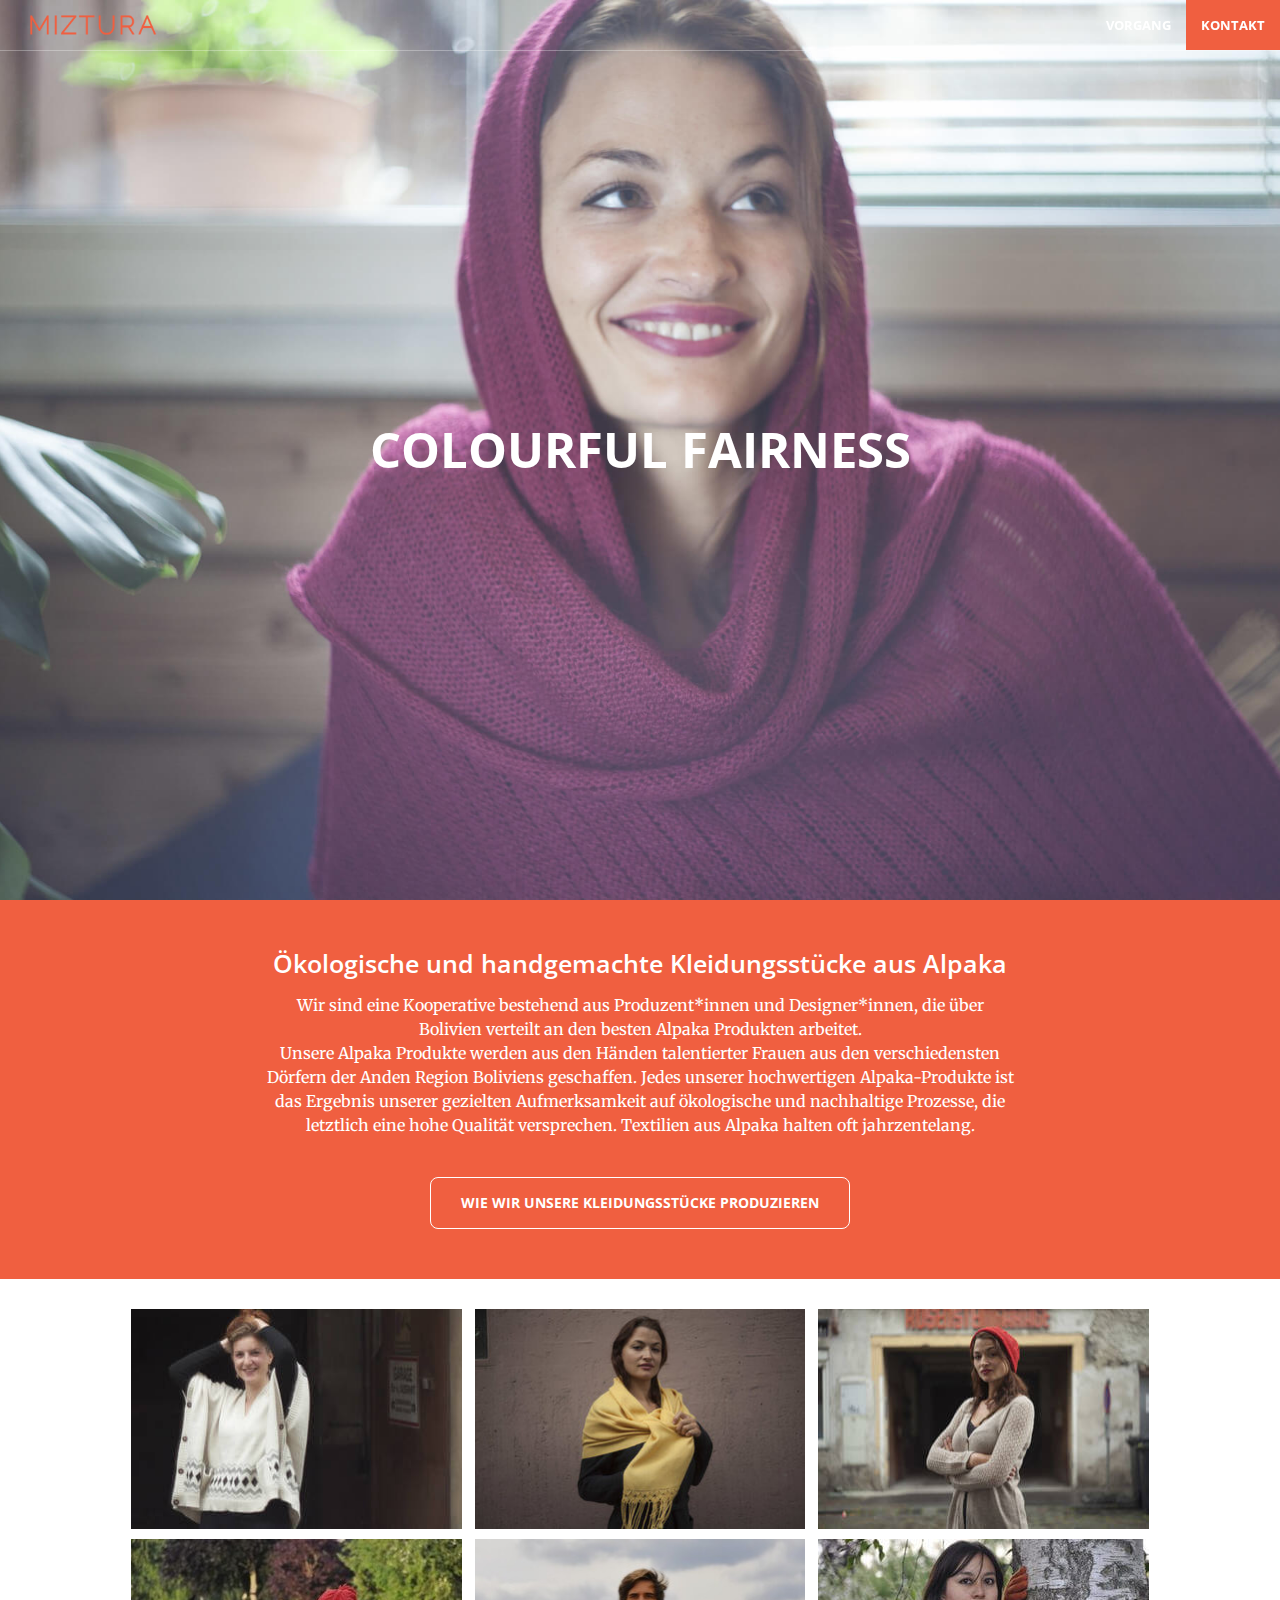
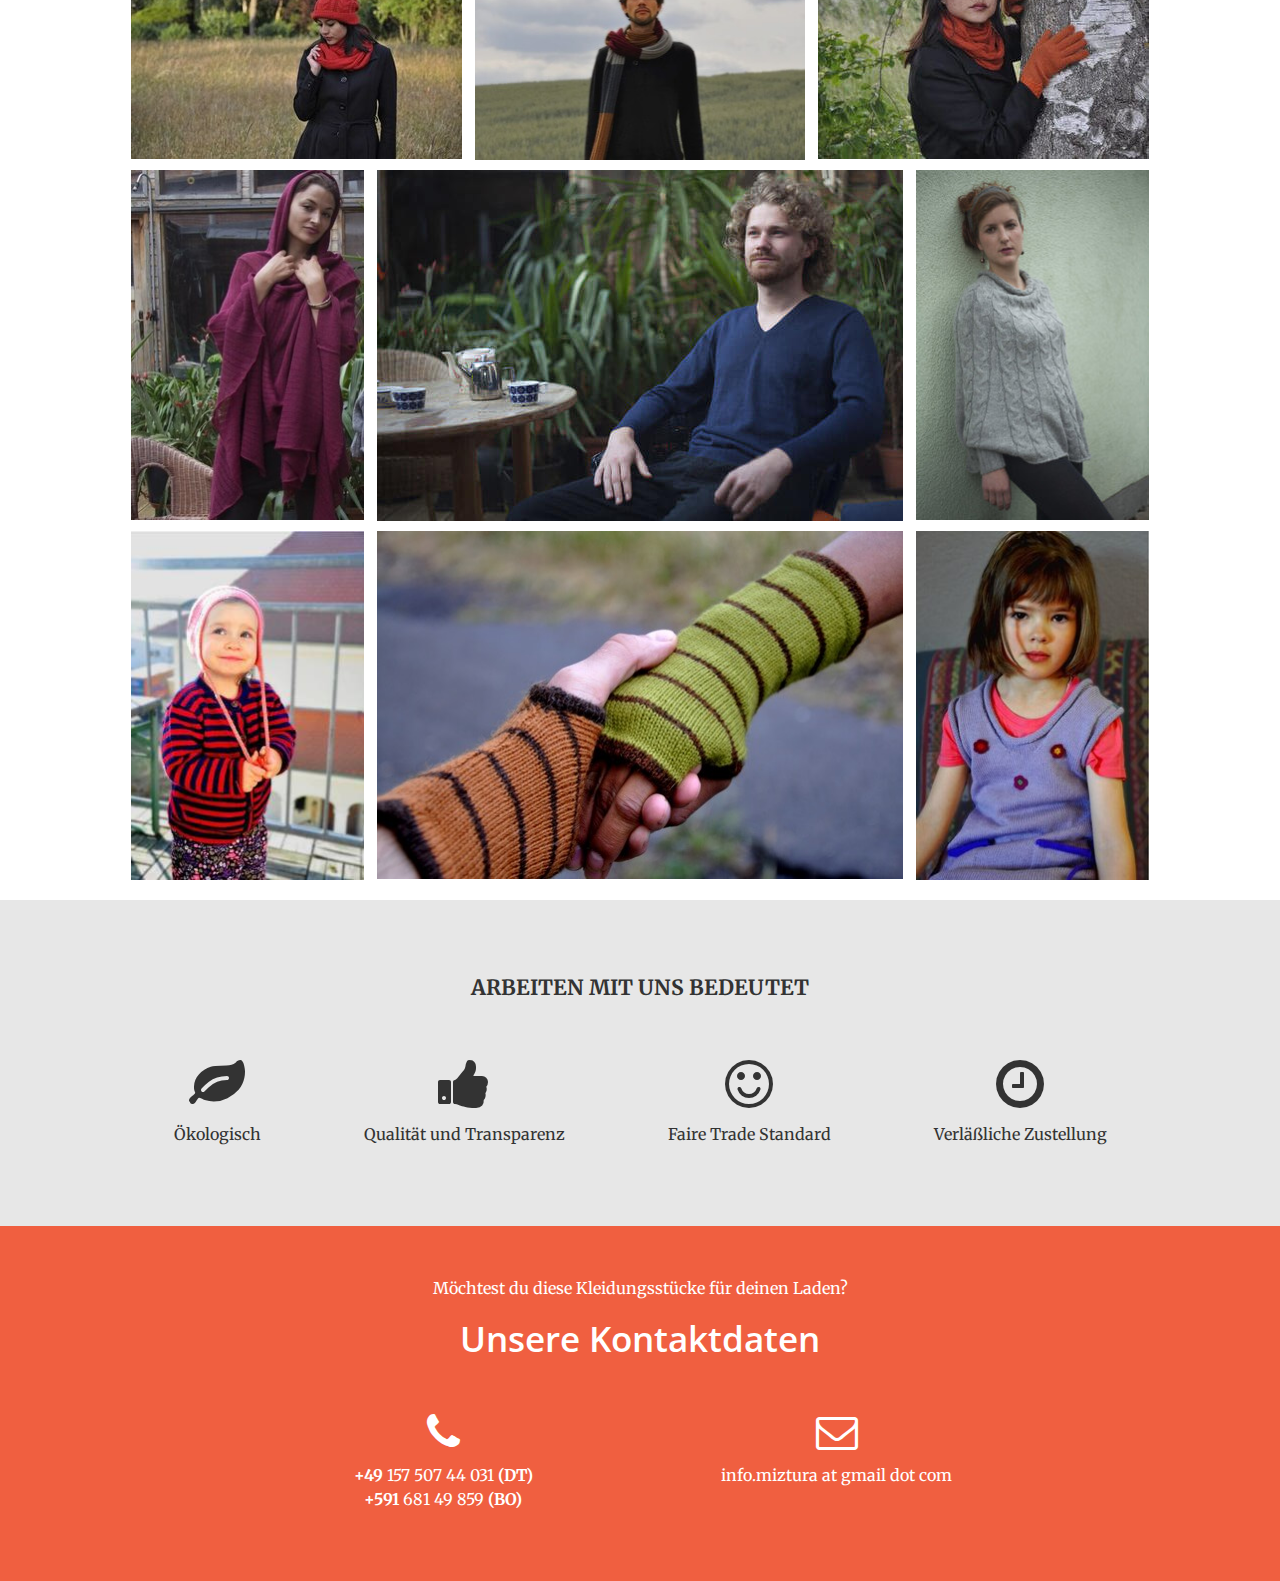
<file: index.html>
<!DOCTYPE html>
<html lang="en">
	<head>		
		<meta charset="UTF-8" />
		<meta http-equiv="X-UA-Compatible" content="IE=edge,chrome=1"> 
		<meta name="viewport" content="width=device-width, initial-scale=1.0"> 
		<title>miztura</title>
		<!-- <link rel="shortcut icon" href="../favicon.ico">  -->
		<link rel="stylesheet" type="text/css" href="static/css/bootstrap.min.css" />
		<link rel="stylesheet" type="text/css" href="static/css/custom.css" />
		<link rel="stylesheet" type="text/css" href="static/css/animate.min.css" />
		<link href='https://fonts.googleapis.com/css?family=Open+Sans:300italic,400italic,600italic,700italic,800italic,400,300,600,700,800' rel='stylesheet' type='text/css'>
    		<link href='https://fonts.googleapis.com/css?family=Merriweather:400,300,300italic,400italic,700,700italic,900,900italic' rel='stylesheet' type='text/css'>
    		<link rel="stylesheet" type="text/css" href="static/css/font-awesome.min.css" />
		<script src="static/js/modernizr.custom.js"></script>
		
		<link rel="stylesheet" type="text/css" href="static/css/grid.css"/>
		
	</head>
	<body id="page-top">	
		<nav id="mainNav" class="navbar navbar-default navbar-fixed-top">
			<div class="container-fluid">
				<div class="navbar-header">
			                	<button type="button" class="navbar-toggle collapsed" data-toggle="collapse" data-target="#bs-example-navbar-collapse-1">
			                     		<span class="sr-only">Toggle navigation</span>
			                     		<span class="icon-bar"></span>
			                     		<span class="icon-bar"></span>
			                     		<span class="icon-bar"></span>
			                     </button>
					<a class="navbar-brand page-scroll" href="#page-top"><img src="static/images/logo.png" class="logo"></a>
				</div>
				<div class="collapse navbar-collapse" id="bs-example-navbar-collapse-1">
				           <ul class="nav navbar-nav navbar-right">
				           	<li><a href="process.html">vorgang</a></li>
				           	<li><a class="page-scroll bg-primary" href="#kontakt">Kontakt</a></li>
				           </ul>
				</div>
			</div>
		</nav>
		
		<header>
			<div class="header-content">
				<div class="header-content-inner">
					<h1>Colourful Fairness</h1>
				</div>
			</div>
		</header>
		<section class="bg-primary" id="miztura">
			<div class="container">
				<div class="row">
					<div class="col-lg-8 col-lg-offset-2 text-center">
						<h2 class="section-heading">Ökologische und handgemachte Kleidungsstücke aus Alpaka</h2>
						<p class="text-faded">Wir sind eine Kooperative bestehend aus Produzent*innen und Designer*innen, die über Bolivien verteilt an den besten Alpaka Produkten arbeitet.<br>Unsere Alpaka Produkte werden aus den Händen talentierter Frauen aus den verschiedensten Dörfern der Anden Region Boliviens geschaffen. Jedes unserer hochwertigen Alpaka-Produkte ist das Ergebnis unserer gezielten Aufmerksamkeit auf ökologische und nachhaltige Prozesse, die letztlich eine hohe Qualität versprechen. Textilien aus Alpaka halten oft jahrzentelang.</p>
						<a href="/vorgang" class="btn btn-primary btn-xl">wie wir unsere Kleidungsstücke produzieren</a>
					</div>
				</div>
			</div>
		</section>
		<div class="container">	
			<div class="main">
				<ul id="og-grid" class="og-grid">
					<li class="gr">
						<a href="" data-largesrc="static/images/1.jpg" data-title="Poncho" data-description="Der Kragen des Ponchos ist in V-Form. Er ist an den Rändern durch Kokosknöpfe versehen. Am unteren Bereich des Ponchos sind Rauten und Linien eingearbeitet. An der Vorderseite hat er zwei Taschen." data-code="Artiklnr.: 7003" data-material="Material: 100% Alpaka">
							<img src="static/images/thumbs/1.jpg" alt="img01"/>
						</a>
					</li>
					<li class="gr">
						<a href="" data-largesrc="static/images/2.jpg" data-title="Webschal" data-description="Der Schal besteht zu 100% aus Alapaka. Von den Weberinnen wurde er an einem Holzwebstuhl hergestellt. An den Enden ist er durch Makramee Muster verziert." data-code="Artiklnr.: 3012" data-material="Material: 100% Alpaka">
							<img src="static/images/thumbs/2.jpg" alt="img02"/>
						</a>
					</li>
					<li class="gr">
						<a href="" data-largesrc="static/images/3.jpg" data-title="4-Jahreszeiten Pullover" data-description="Dieser Pullover ist aus feiner und dünner Alpakawolle hergestellt. Er hat den Kragen in V-Form. Zwei Kokosknöpfe sind in der Mitte angebracht. Die Ärmel sind durch ein originelles Design versehen. Durch seine ligere und unauffällige Erscheinung ist der Pullover geeignet, ihn zu allen Jahreszeiten zu Tragen." data-code="Artiklnr.: 6004" data-material="Material: 100% Alpaka">
							<img src="static/images/thumbs/3.jpg" alt="img03"/>
						</a>
					</li>					
					<li class="gr">
						<a href="" data-largesrc="static/images/4.jpg" data-title="Mütze und Schal" data-description="Diese Mütze ist durch Pfeilmuster und Linien verziehrt. Sie hat eine Bommel. Der Schal ist aus einem dünnen Garn gewebt und liegt dadurch sehr leicht und angenehm auf der Haut." data-code="Artiklnr.: 3001" data-material="Material: 100% Alpaka">
							<img src="static/images/thumbs/4.jpg" alt="img04"/>
						</a>
					</li>
					<li class="gr">
						<a href="" data-largesrc="static/images/5.jpg" data-title="Schal Multifarben" data-description="Der Schal ist aus einem dicken Garn hergestellt worden. Durch dieses dicke Material hält er sehr warm. Er ist durch verschiedenen Farben versehen." data-code="Artiklnr.: 3009" data-material="Material: 100% Alpaka">
							<img src="static/images/thumbs/5.jpg" alt="img05"/>
						</a>
					</li>
					<li class="gr">
						<a href="" data-largesrc="static/images/6.jpg" data-title="Rundschal und Handschuhe" data-description="Das verwendete Garn Bei diesem Schal ist ein dünnes.Dadurch liegt der Schal fast unbemerkt um den Hals." data-code="Artiklnr.: 3004" data-material="Material: 100% Alpaka">
							<img src="static/images/thumbs/6.jpg" alt="img06"/>
						</a>
					</li>
					<li class="three portrait2">
						<a href="" data-largesrc="static/images/7.jpg" data-title="Umhang" data-description="Durch die breiten Ärmel entstehen wellenartige Bewegungen, die beim Tragen zur Geltung kommen. Am Hals ist der Umhang sehr breit; dadurch kann er den Kopf bedecken oder man lässt den Stoff über die Schulter fallen." data-code="Artiklnr.: 7001" data-material="Material: 100% Alpaka">
							<img src="static/images/thumbs/7.jpg" alt="img07"/>
						</a>
					</li>
					<li class="three landscape2">
						<a href="" data-largesrc="static/images/8.jpg" data-title="Herren Pullover" data-description="Er wird durch ein feines und dünnes Garn hergestellt. Er ist dadurch für jegliche Jahreszeit geeignet. Sein Kragen ist in V-Form geschnitten und er hat lange Ärmel." data-code="Artiklnr.: 6001" data-material="Material: 100% Alpaka">
							<img src="static/images/thumbs/8.jpg" alt="img08"/>
						</a>
					</li>
					<li class="three portrait2">
						<a href="" data-largesrc="static/images/9.jpg" data-title="Strick Poncho" data-description="Seine Verziehrung ist ein wellenartiges Geflecht. Der Poncho hat Ärmel an den äußeren Enden. Er hat einen runden Kragen, der durch seine dicke Beschaffenheit ringsherum fällt." data-code="Artiklnr.: 7002" data-material="Material: 100% Alpaka">
							<img src="static/images/thumbs/9.jpg" alt="img09"/>
						</a>
					</li>
					<li class="three portrait2">
						<a href="" data-largesrc="static/images/10.jpg" data-title="Kinder Strickjacke" data-description="Die Strickjacke ist durch schwarz-rote Linien gemustert. Sie lässt sich durch Knöpfe verschließen. Die Knöpfe sind aus Kokos." data-code="Artiklnr.: 11001" data-material="Material: 100% Alpaka">
							<img src="static/images/thumbs/10.jpg" alt="img10"/>
						</a>
					</li>
					<li class="three landscape2">
						<a href="" data-largesrc="static/images/11.jpg" data-title="Fingerloser Handschuh" data-description="100% aus Alpaka. Der fingerlose Handschuh ist für die zwischen Jahreszeiten - Frühling und Herbst - ideal geeignet. Er ist in den verschiedensten Farb-Kombinationen erhältlich." data-code="Artiklnr.: 4001" data-material="Material: 100% Alpaka">
							<img src="static/images/thumbs/11.jpg" alt="img11"/>
						</a>
					</li>
					<li class="three portrait2">
						<a href="" data-largesrc="static/images/12.jpg" data-title="Blumen Kleid" data-description="Es hat einen V-Kragen und zwei Taschen am vorderen Bereich. Das Kleid ist durch aufgenähte Blumen verziehrt. Es hat zwei Bändel, um das Kleid genau anzupassen." data-code="Artiklnr.: 16001" data-material="Material: 100% Alpaka">
							<img src="static/images/thumbs/12.jpg" alt="img12"/>
						</a>
					</li>
				</ul>
			</div>
		</div>

		<div class="container text-center bg-service">
			<p class="arbeiten">Arbeiten mit uns bedeutet</p>
			<ul class="serviceul">
				<li class="service"><i class="fa fa-4x fa-leaf"></i><p>Ökologisch</p></li>
				<li class="service"><i class="fa fa-4x fa-thumbs-up"></i><p>Qualität und Transparenz</p></li>
				<li class="service"><i class="fa fa-4x fa-smile-o"></i><p>Faire Trade Standard</p></li>
				<li class="service"><i class="fa fa-4x fa-clock-o"></i><p>Verläßliche Zustellung</p></li>
			</ul>
        		</div>		
		<div class="container text-center bg-primary" id="kontakt">
			<div class="call-to-action">
				<p>Möchtest du diese Kleidungsstücke für deinen Laden?</p>
		        		<h2 id="pulse">Unsere Kontaktdaten</h2>
		        		<hr>
			           <div class="col-lg-4 col-lg-offset-2 text-center">
			           	<i class="fa fa-phone fa-3x"></i>
			           	<p style="color:white"><b>+49</b> 157 507 44 031 <b>(DT)</b><br><b>+591</b> 681 49 859 <b>(BO)</b></p>
			           </div>
			 	<div class="col-lg-4 text-center">
			          		 <i class="fa fa-envelope-o fa-3x" data-wow-delay=".1s"></i>
			           	<p><a href="mailto:info.miztura@gmail.com" style="color: white">info.miztura at gmail dot com</a></p>
		            	</div>
        			</div>
        		</div>
		<script src="static/js/jquery.js"></script>
		<script src="static/js/jquery.easing.min.js"></script>
		<script src="static/js/bootstrap.min.js"></script>
		<script src="static/js/custom.js"></script>
		<script src="static/js/grid.js"></script>
		<script>
			$(function() {
				Grid.init();
			});
		</script>

	</body>
</html>
</file>
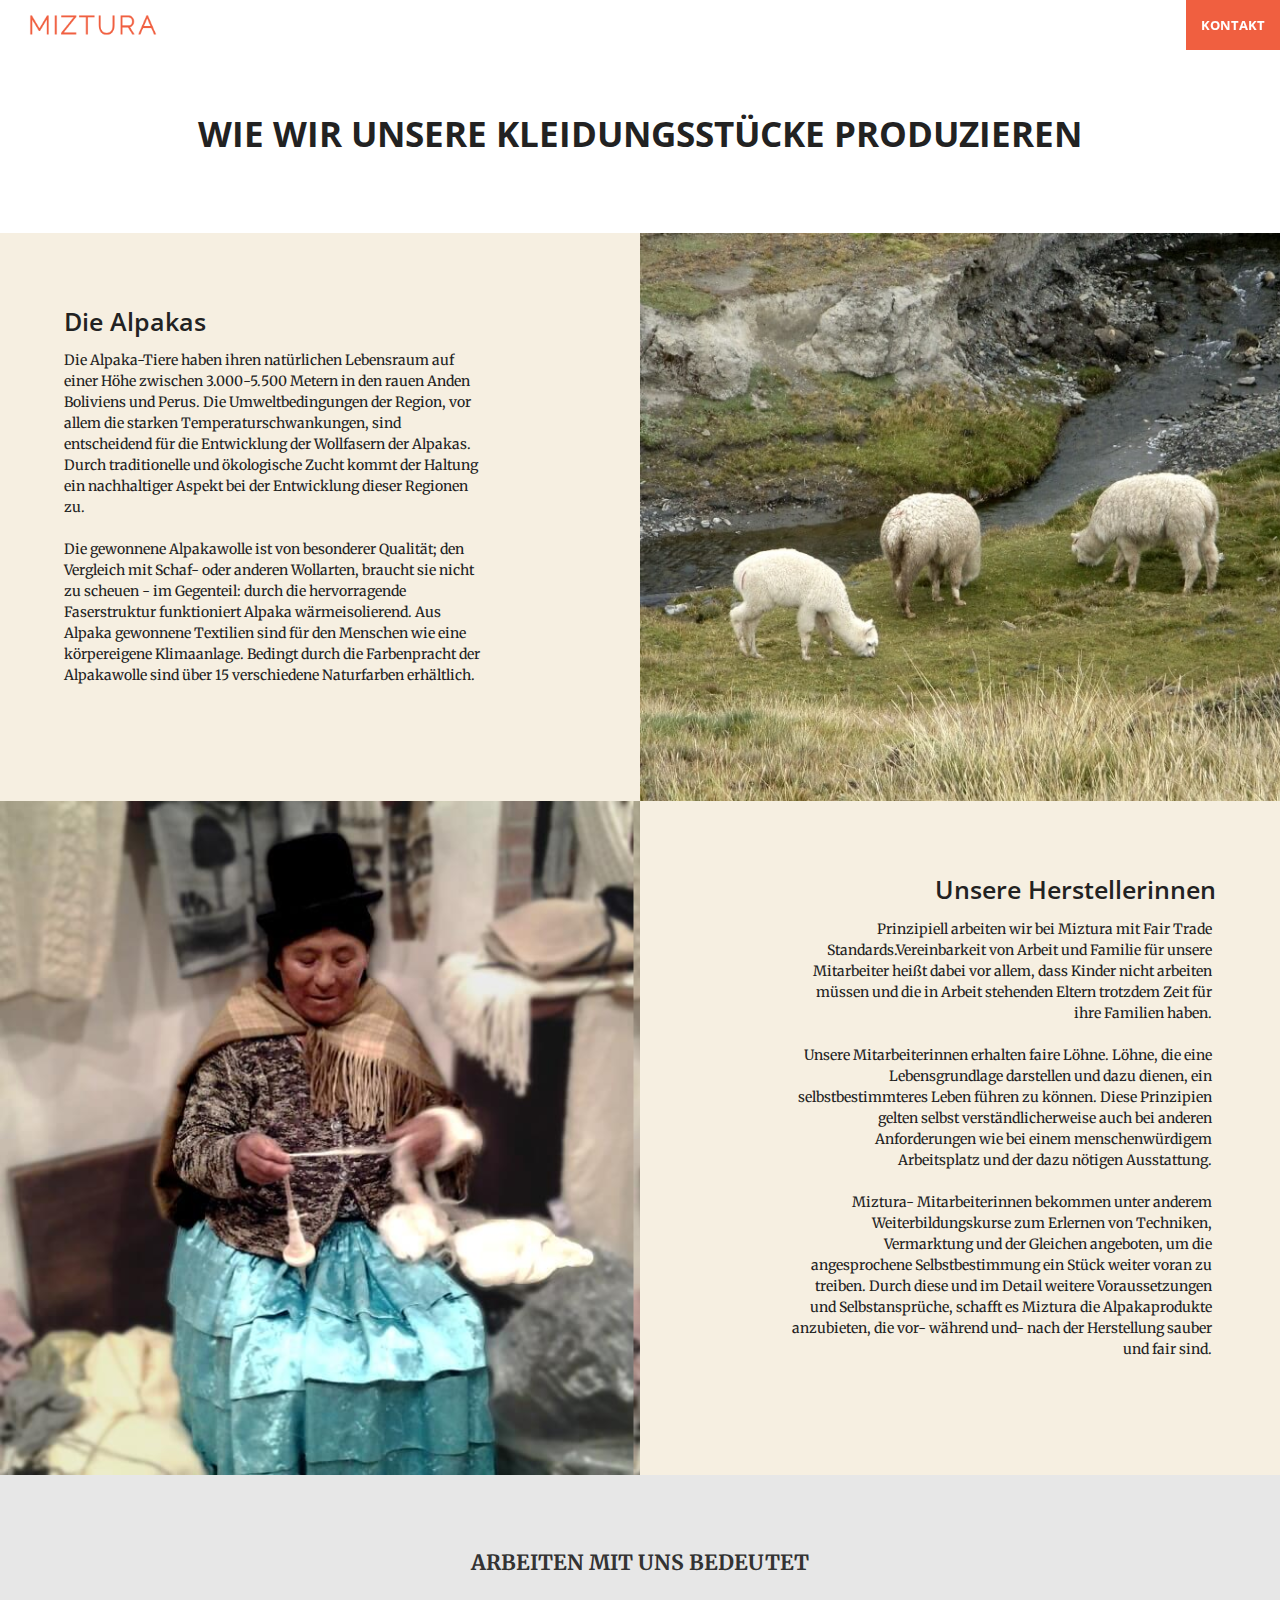
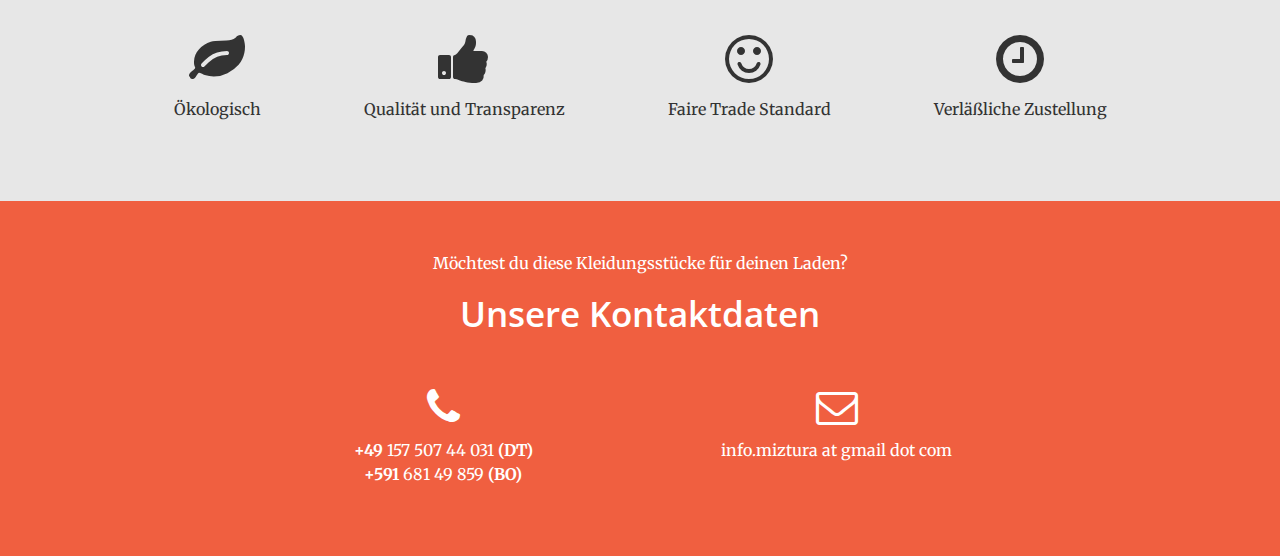
<file: process.html>
<!DOCTYPE html>
<html lang="en">
	<head>		
		<meta charset="UTF-8" />
		<meta http-equiv="X-UA-Compatible" content="IE=edge,chrome=1"> 
		<meta name="viewport" content="width=device-width, initial-scale=1.0"> 
		<title>miztura - process</title>
		<!-- <link rel="shortcut icon" href="../favicon.ico">  -->
		<link rel="stylesheet" type="text/css" href="static/css/bootstrap.min.css" />
		<link rel="stylesheet" type="text/css" href="static/css/custom.css" />
		<link rel="stylesheet" type="text/css" href="static/css/animate.min.css" />
		<link href='https://fonts.googleapis.com/css?family=Open+Sans:300italic,400italic,600italic,700italic,800italic,400,300,600,700,800' rel='stylesheet' type='text/css'>
    		<link href='https://fonts.googleapis.com/css?family=Merriweather:400,300,300italic,400italic,700,700italic,900,900italic' rel='stylesheet' type='text/css'>
    		<link rel="stylesheet" type="text/css" href="static/css/font-awesome.min.css" />
		<script src="static/js/modernizr.custom.js"></script>
		
	</head>
	<body id="page-top">	
		<nav id="mainNav" class="navbar navbar-default navbar-fixed-top">
			<div class="container-fluid">
				<div class="navbar-header">
			                	<button type="button" class="navbar-toggle collapsed" data-toggle="collapse" data-target="#bs-example-navbar-collapse-1">
			                     		<span class="sr-only">Toggle navigation</span>
			                     		<span class="icon-bar"></span>
			                     		<span class="icon-bar"></span>
			                     		<span class="icon-bar"></span>
			                     </button>
					<a class="navbar-brand page-scroll" href="index.html"><img src="static/images/logo.png" class="logo"></a>
				</div>
				<div class="collapse navbar-collapse" id="bs-example-navbar-collapse-1">
				           <ul class="nav navbar-nav navbar-right">
				           	<li><a href="index.html">Home</a></li>
				           	<li><a class="page-scroll bg-primary" href="#kontakt">Kontakt</a></li>
				           </ul>
				</div>
			</div>
		</nav>
		
		<section class="bg-contrast" id="page-top">
			<h2 class="section-heading">wie wir unsere Kleidungsstücke produzieren</h2>		
		</section>
		<div class="process" id="alpakas">
			<div class="alpakaprocess">
				<h2 class="section-heading">Die Alpakas</h2>
				<div class="alpaca"></div>
				<p class="text-faded">Die Alpaka-Tiere haben ihren natürlichen Lebensraum auf einer Höhe zwischen 3.000-5.500 Metern in den rauen Anden Boliviens und Perus. Die Umweltbedingungen der Region, vor allem die starken Temperaturschwankungen, sind entscheidend für die Entwicklung der Wollfasern der Alpakas. Durch traditionelle und ökologische Zucht kommt der Haltung ein nachhaltiger Aspekt bei der Entwicklung dieser Regionen zu.<br><br>
				Die gewonnene Alpakawolle ist von besonderer Qualität; den Vergleich mit Schaf- oder anderen Wollarten, braucht sie nicht zu scheuen - im Gegenteil: durch die hervorragende Faserstruktur funktioniert Alpaka wärmeisolierend. Aus Alpaka gewonnene Textilien sind für den Menschen wie eine körpereigene Klimaanlage. Bedingt durch die Farbenpracht der Alpakawolle sind über 15 verschiedene Naturfarben erhältlich. </p>
			</div>
		</div>
		<div class="process" id="trabajadoras">
			<div class="trabajadorasprocess">
				<h2 class="section-heading">Unsere Herstellerinnen</h2>
				<div class="trabajadoras"></div>
				<p class="text-faded">Prinzipiell arbeiten wir bei Miztura mit Fair Trade Standards.Vereinbarkeit von Arbeit und Familie für unsere Mitarbeiter heißt dabei vor allem, dass Kinder nicht arbeiten müssen und die in Arbeit stehenden Eltern trotzdem Zeit für ihre Familien haben.<br><br>Unsere Mitarbeiterinnen erhalten faire Löhne. Löhne, die eine Lebensgrundlage darstellen und dazu dienen, ein selbstbestimmteres Leben führen zu können. Diese Prinzipien gelten selbst verständlicherweise auch bei anderen Anforderungen wie bei einem menschenwürdigem Arbeitsplatz und der dazu nötigen Ausstattung.<br><br>Miztura- Mitarbeiterinnen bekommen unter anderem Weiterbildungskurse zum Erlernen von Techniken, Vermarktung und der Gleichen angeboten, um die angesprochene Selbstbestimmung ein Stück weiter voran zu treiben. Durch diese und im Detail weitere Voraussetzungen und Selbstansprüche, schafft es Miztura die Alpakaprodukte anzubieten, die vor- während und- nach der Herstellung sauber und fair sind.</p>
			</div>
		</div>

		<div class="container text-center bg-service">
			<p class="arbeiten">Arbeiten mit uns bedeutet</p>
			<ul class="serviceul">
				<li class="service"><i class="fa fa-4x fa-leaf"></i><p>Ökologisch</p></li>
				<li class="service"><i class="fa fa-4x fa-thumbs-up"></i><p>Qualität und Transparenz</p></li>
				<li class="service"><i class="fa fa-4x fa-smile-o"></i><p>Faire Trade Standard</p></li>
				<li class="service"><i class="fa fa-4x fa-clock-o"></i><p>Verläßliche Zustellung</p></li>
			</ul>
        		</div>		
		<div class="container text-center bg-primary" id="kontakt">
			<div class="call-to-action">
				<p>Möchtest du diese Kleidungsstücke für deinen Laden?</p>
		        		<h2 id="pulse">Unsere Kontaktdaten</h2>
		        		<hr>
			           <div class="col-lg-4 col-lg-offset-2 text-center">
			           	<i class="fa fa-phone fa-3x"></i>
			           	<p style="color:white"><b>+49</b> 157 507 44 031 <b>(DT)</b><br><b>+591</b> 681 49 859 <b>(BO)</b></p>
			           </div>
			 	<div class="col-lg-4 text-center">
			          		 <i class="fa fa-envelope-o fa-3x" data-wow-delay=".1s"></i>
			           	<p><a href="mailto:info.miztura@gmail.com" style="color: white">info.miztura at gmail dot com</a></p>
		            	</div>
        			</div>
        		</div>
		<script src="static/js/jquery.js"></script>
		<script src="static/js/jquery.easing.min.js"></script>
		<script src="static/js/bootstrap.min.js"></script>
		<script src="static/js/custom.js"></script>
	</body>
</html>
</file>
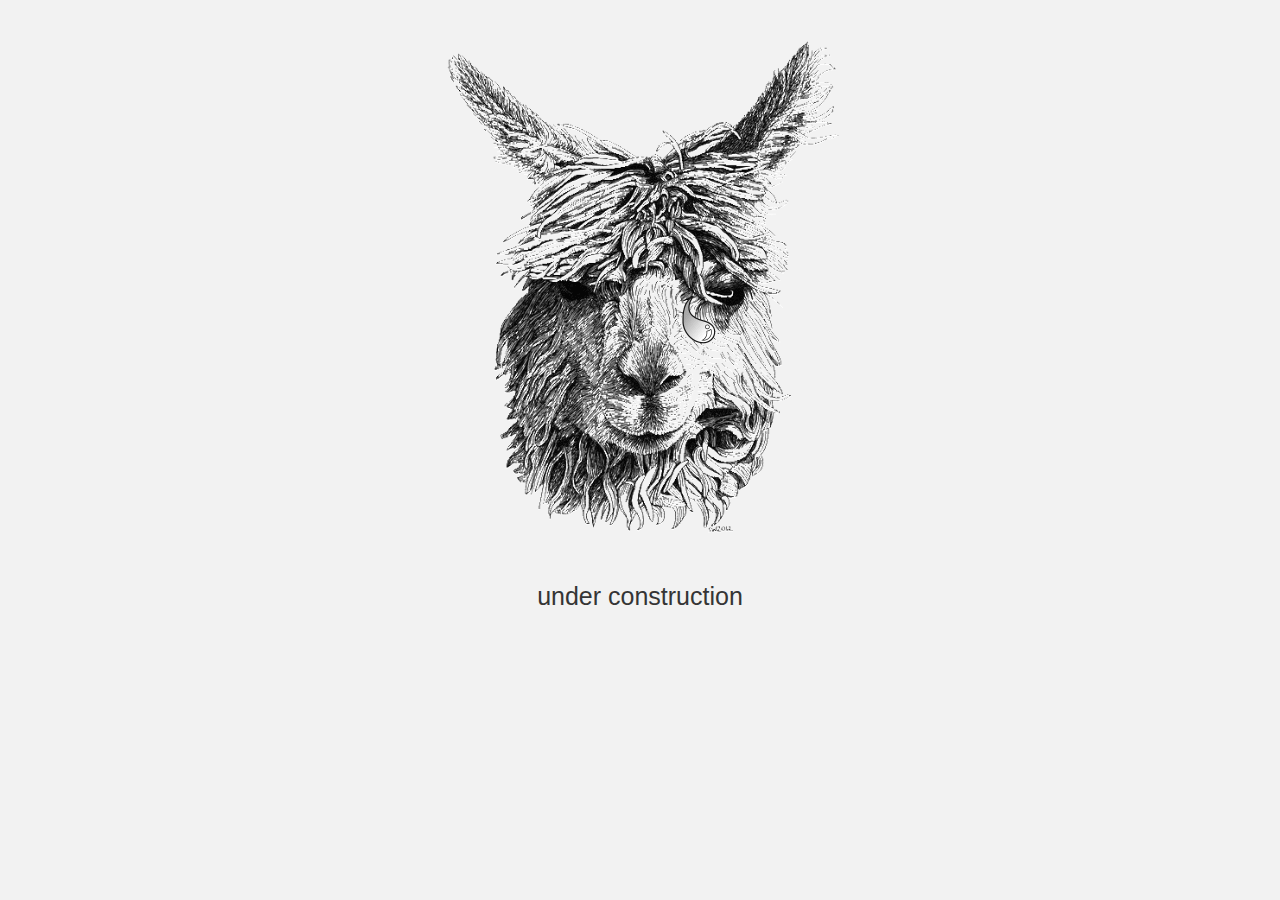
<file: sorry.html>
<!DOCTYPE html>
<html lang="en">
  <head>
    <title>Nothing to see</title>
    <link rel="stylesheet" type="text/css" href="static/css/sorry.css" />
  </head>
  <body>
    <img src="static/images/sorry.png"></img>
    <h1>under construction</h1>
  </body>
</html>
</file>
<file: static/css/grid.css>
.og-grid {
	list-style: none;
	padding: 20px 0;
	margin: 0 auto;
	text-align: center;
	width: 100%;
}

.gr {
	display: inline-block;
	margin: 10px 5px 0 5px;
	vertical-align: top;
	max-width: 90%;
	width:29%;
}

.three {
	display: inline-block;
	margin: 10px 5px 0 5px;
	vertical-align: top;
	max-width: 90%
}

.portrait1{
	width:15.7%;
}

.landscape1{
	width:35.6%;
}

.portrait2{
	width:20.46%;
}

.landscape2{
	width:46.07%;
}

.og-grid li > a,
.og-grid li > a img {
	border: none;
	outline: none;
	display: block;
	position: relative;
	max-width: 100%
}

.og-grid li.og-expanded > a::after {
	top: auto;
	border: solid transparent;
	content: " ";
	height: 0;
	width: 0;
	position: absolute;
	pointer-events: none;
	border-bottom-color: #F05F40;
	border-width: 15px;
	left: 50%;
	margin: -20px 0 0 -15px;
}

.og-expander {
	position: absolute;
	background: #F05F40;
	top: auto;
	left: 0;
	width: 100%;
	margin-top: 10px;
	text-align: left;
	height: 0;
	overflow: hidden;
}

.gr .og-expander {
	height:500px;
}

.landscape2 .og-expander {
	height:500px;
}

.og-expander-inner {
	padding: 50px 30px;
	height: 100%;
}

.og-close {
	position: absolute;
	width: 40px;
	height: 40px;
	top: 20px;
	right: 20px;
	cursor: pointer;
}

.og-close::before,
.og-close::after {
	content: '';
	position: absolute;
	width: 100%;
	top: 50%;
	height: 1px;
	background: white;
	-webkit-transform: rotate(45deg);
	-moz-transform: rotate(45deg);
	transform: rotate(45deg);
}

.og-close::after {
	-webkit-transform: rotate(-45deg);
	-moz-transform: rotate(-45deg);
	transform: rotate(-45deg);
}

.og-close:hover::before,
.og-close:hover::after {
	background: #333;
}

.og-fullimg,
.og-details {
	width: 50%;
	float: left;
	height: 100%;
	overflow: hidden;
	position: relative;
}

.og-details {
	padding: 0 40px 0 20px;
}

.og-fullimg {
	text-align: center;
}

.og-fullimg img {
	display: inline-block;
	max-height: 100%;
	max-width: 100%;
}

.og-details h3 {
	font-weight: 300;
	font-size: 52px;
	padding: 40px 0 10px;
	margin-bottom: 10px;
	color:white;
}

.og-details p {
	font-weight: 400;
	font-size: 16px;
	line-height: 22px;
	color: white;
}

.og-details a {
	font-weight: 700;
	font-size: 16px;
	color: #333;
	text-transform: uppercase;
	letter-spacing: 2px;
	padding: 10px 20px;
	border: 3px solid #333;
	display: inline-block;
	margin: 0px 0 0;
	outline: none;
}

.og-details a::before {
	display: inline-block;
	margin-right: 10px;
}

.og-details a:hover {
	border-color: #999;
	color: #999;
}

.og-loading {
	width: 20px;
	height: 20px;
	border-radius: 50%;
	background: #F05F40;
	box-shadow: 0 0 1px #ccc, 15px 30px 1px #ccc, -15px 30px 1px #ccc;
	position: absolute;
	top: 50%;
	left: 50%;
	margin: -25px 0 0 -25px;
	-webkit-animation: loader 0.5s infinite ease-in-out both;
	-moz-animation: loader 0.5s infinite ease-in-out both;
	animation: loader 0.5s infinite ease-in-out both;
}

.og-details .codes{
	font-size: 12px;
	color:#F89E9E;
	margin-bottom:0;
}

.og-details .material{
	font-size: 12px;
	color:#8D2020;
	margin-bottom:0;
}

@-webkit-keyframes loader {
	0% { background: #F05F40; }
	33% { background: #ccc; box-shadow: 0 0 1px #ccc, 15px 30px 1px #ccc, -15px 30px 1px #F05F40; }
	66% { background: #ccc; box-shadow: 0 0 1px #ccc, 15px 30px 1px #F05F40, -15px 30px 1px #ccc; }
}

@-moz-keyframes loader {
	0% { background: #F05F40; }
	33% { background: #ccc; box-shadow: 0 0 1px #ccc, 15px 30px 1px #ccc, -15px 30px 1px #F05F40; }
	66% { background: #ccc; box-shadow: 0 0 1px #ccc, 15px 30px 1px #F05F40, -15px 30px 1px #ccc; }
}

@keyframes loader {
	0% { background: #F05F40; }
	33% { background: #ccc; box-shadow: 0 0 1px #ccc, 15px 30px 1px #ccc, -15px 30px 1px #F05F40; }
	66% { background: #ccc; box-shadow: 0 0 1px #ccc, 15px 30px 1px #F05F40, -15px 30px 1px #ccc; }
}

@media screen and (max-width: 830px) {

	.og-expander h3 { font-size: 32px; }
	.og-expander p { font-size: 13px; }
	.og-expander a { font-size: 12px; }

}

@media screen and (max-width: 650px) {

	.og-fullimg{
		width:100%;
		height:auto;
		padding-top: 45px;
		text-align: center;
	}

	.portrait2 .og-fullimg{
		padding:0 15%;
		height:auto;
	}

	.og-details {
		width: 100%;
		text-align: center;
	}

	.og-details h3{
		padding:0px;
	}

	.og-loading{
		margin: 0px;
	}
}
</file>
<file: static/css/sorry.css>
body{
    text-align: center;
    background: rgb(242, 242, 242) none repeat scroll 0% 0%;
}

h1{
    font-family: "Proxima Nova","helvetica neue",helvetica,arial,sans-serif;
    font-size: 25px;
    color: #353535;
    font-weight: 300;
}
</file>
<file: static/css/custom.css>
/*!
 * Start Bootstrap - Creative Bootstrap Theme (http://startbootstrap.com)
 * Code licensed under the Apache License v2.0.
 * For details, see http://www.apache.org/licenses/LICENSE-2.0.
 */

 @import url(https://fonts.googleapis.com/css?family=Lato:300,400,700);

html,
body {
    width: 100%;
    height: 100%;
    background-color: white;
}

body {
    font-family: Merriweather,'Helvetica Neue',Arial,sans-serif;
}

hr {
    max-width: 50px;
    border-color: #f05f40;
    border-width: 3px;
}

hr.light {
    border-color: #fff;
}

a {
    color: #f05f40;
    -webkit-transition: all .35s;
    -moz-transition: all .35s;
    transition: all .35s;
}

a:hover,
a:focus {
    color: #eb3812;
}

h1,
h2,
h3,
h4,
h5,
h6 {
    font-family: 'Open Sans','Helvetica Neue',Arial,sans-serif;
    font-weight: 600;
    font-size:3.5rem;
}

h1{
    font-size:3.5em;
}

h2{
    font-size:1.8em;
}
 
 #pulse{
    font-size: 2.5em;
 }

p {
    margin-bottom: 20px;
    font-size: 16px;
    line-height: 1.5;
}

.bg-primary {
    background-color: #f05f40;
    width:100%;
    padding:50px;
}

.bg-dark {
    color: #fff;
    background-color: #222;
}

.bg-contrast{
    color:#222;
    background-color: white;
    text-align:center;
    padding-top:9%;
    padding-bottom: 5%;
}

.text-faded {
    /*color: rgba(255,255,255,.7)*/;
    margin-top:15px;
    margin-bottom: 40px;
}

section {
    padding: 100px 0;
}

aside {
    padding: 50px 0;
}

.no-padding {
    padding: 0;
}

.logo{
    max-width:300px;
    height:40px;
    margin-top:-10px;
    margin-left: -10px;
}

.navbar-default {
    border-color: rgba(34,34,34,.05);
    font-family: 'Open Sans','Helvetica Neue',Arial,sans-serif;
    -webkit-transition: all .35s;
    -moz-transition: all .35s;
    transition: all .35s;
}

.navbar-default .navbar-header .navbar-brand {
    /*text-transform: uppercase;*/
    font-family: 'Open Sans','Helvetica Neue',Arial,sans-serif;
    font-weight: 700;
    color: #f05f40;
}

.navbar-default .navbar-header .navbar-brand:hover,
.navbar-default .navbar-header .navbar-brand:focus {
    color: #eb3812;
}

.navbar-default .nav > li>a,
.navbar-default .nav>li>a:focus {
    text-transform: uppercase;
    font-size: 13px;
    font-weight: 700;
    color: #222;
}

.navbar-default .nav > li>a:hover,
.navbar-default .nav>li>a:focus:hover {
    color: #f05f40;
}

.navbar-default .nav > li.active>a,
.navbar-default .nav>li.active>a:focus {
    color: #f05f40!important;
    background-color: transparent;
}

.navbar-default .nav > li.active>a:hover,
.navbar-default .nav>li.active>a:focus:hover {
    background-color: transparent;
}

@media(min-width:768px) {
    .navbar-default {
        border-color: rgba(255,255,255,.3);
        background-color: transparent;
    }

    .navbar-default .navbar-header .navbar-brand {
        color: rgba(255,255,255,.7);
    }

    .navbar-default .navbar-header .navbar-brand:hover,
    .navbar-default .navbar-header .navbar-brand:focus {
        color: #fff;
    }

    .navbar-default .nav > li>a,
    .navbar-default .nav>li>a:focus {
        color: white;
    }

    .navbar-default .nav > li>a:hover,
    .navbar-default .nav>li>a:focus:hover {
        color: #fff;
    }

    .navbar-default.affix {
        border-color: rgba(34,34,34,.05);
        background-color: #EFF0F0;
    }

    .navbar-default.affix .navbar-header .navbar-brand {
        font-size: 14px;
        color: #f05f40;
    }

    .navbar-default.affix .navbar-header .navbar-brand:hover,
    .navbar-default.affix .navbar-header .navbar-brand:focus {
        color: #eb3812;
    }

    .navbar-default.affix .nav > li>a,
    .navbar-default.affix .nav>li>a:focus {
        color: white;
    }

    .navbar-default.affix .nav > li>a:hover,
    .navbar-default.affix .nav>li>a:focus:hover {
        color: #f05f40;
    }
}

header {
    position: relative;
    width: 100%;
    max-height: 100%;
    text-align: center;
    color: #fff;
    background-image: url(../images/header.jpg);
    background-position: center;
    -webkit-background-size: cover;
    -moz-background-size: cover;
    background-size: cover;
    -o-background-size: cover;
    padding-bottom: 30px;
}

header .header-content {
    position: relative;
    width: 100%;
    text-align: center;
    padding-top: 90%;
    padding-right:10%;
}

header .header-content .header-content-inner h1 {
    margin-top: 0;
    margin-bottom: 0;
    text-transform: uppercase;
    font-weight: 700;
}

header .header-content .header-content-inner hr {
    margin: 30px auto;
}

header .header-content .header-content-inner p {
    margin-bottom: 50px;
    font-size: 16px;
    font-weight: 300;
    color: rgba(255,255,255,.7);
}

@media(min-width:768px) {
    header {
        min-height: 100%;
    }

    header .header-content {
        position: absolute;
        top: 50%;
        padding: 0 50px;
        -webkit-transform: translateY(-50%);
        -ms-transform: translateY(-50%);
        transform: translateY(-50%);
    }

    header .header-content .header-content-inner {
        margin-right: auto;
        margin-left: auto;
        max-width: 1000px;
    }

    header .header-content .header-content-inner p {
        margin-right: auto;
        margin-left: auto;
        max-width: 80%;
        font-size: 18px;
    }
}

.section-heading {
    margin-top: 0;
    margin-bottom: 15px;
}

.service-box {
    margin: 50px auto 0;
    max-width: 400px;
    font-size:1em;
    color:#222;
}

@media(min-width:10px) {
    .service-box {
        margin: 0px auto 0;
    }
}

.service-box p {
    margin-bottom: 0;
}

.portfolio-box {
    display: block;
    position: relative;
    margin: 0 auto;
    max-width: 650px;
}

.portfolio-box .portfolio-box-caption {
    display: block;
    position: absolute;
    bottom: 0;
    width: 100%;
    height: 100%;
    text-align: center;
    color: #fff;
    opacity: 0;
    background: rgba(240,95,64,.9);
    -webkit-transition: all .35s;
    -moz-transition: all .35s;
    transition: all .35s;
}

.portfolio-box .portfolio-box-caption .portfolio-box-caption-content {
    position: absolute;
    top: 50%;
    width: 100%;
    text-align: center;
    transform: translateY(-50%);
}

.portfolio-box .portfolio-box-caption .portfolio-box-caption-content .project-category,
.portfolio-box .portfolio-box-caption .portfolio-box-caption-content .project-name {
    padding: 0 15px;
    font-family: 'Open Sans','Helvetica Neue',Arial,sans-serif;
}

.portfolio-box .portfolio-box-caption .portfolio-box-caption-content .project-category {
    text-transform: uppercase;
    font-size: 14px;
    font-weight: 600;
}

.portfolio-box .portfolio-box-caption .portfolio-box-caption-content .project-name {
    font-size: 18px;
}

.portfolio-box:hover .portfolio-box-caption {
    opacity: 1;
}

@media(min-width:768px) {
    .portfolio-box .portfolio-box-caption .portfolio-box-caption-content .project-category {
        font-size: 16px;
    }

    .portfolio-box .portfolio-box-caption .portfolio-box-caption-content .project-name {
        font-size: 22px;
    }
}

.call-to-action h2 {
    margin: 0 auto 20px;
}

.text-primary {
    color: #f05f40;
}

.no-gutter > [class*=col-] {
    padding-right: 0;
    padding-left: 0;
}

.btn-default {
    border-color: #fff;
    color: #222;
    background-color: #fff;
    -webkit-transition: all .35s;
    -moz-transition: all .35s;
    transition: all .35s;
}

.btn-default:hover,
.btn-default:focus,
.btn-default.focus,
.btn-default:active,
.btn-default.active,
.open > .dropdown-toggle.btn-default {
    border-color: #ededed;
    color: #222;
    background-color: #f2f2f2;
}

.btn-default:active,
.btn-default.active,
.open > .dropdown-toggle.btn-default {
    background-image: none;
}

.btn-default.disabled,
.btn-default[disabled],
fieldset[disabled] .btn-default,
.btn-default.disabled:hover,
.btn-default[disabled]:hover,
fieldset[disabled] .btn-default:hover,
.btn-default.disabled:focus,
.btn-default[disabled]:focus,
fieldset[disabled] .btn-default:focus,
.btn-default.disabled.focus,
.btn-default[disabled].focus,
fieldset[disabled] .btn-default.focus,
.btn-default.disabled:active,
.btn-default[disabled]:active,
fieldset[disabled] .btn-default:active,
.btn-default.disabled.active,
.btn-default[disabled].active,
fieldset[disabled] .btn-default.active {
    border-color: #fff;
    background-color: #fff;
}

.btn-default .badge {
    color: #fff;
    background-color: #222;
}

.btn-primary {
    border-color: #f05f40;
    color: #fff;
    background-color: #f05f40;
    -webkit-transition: all .35s;
    -moz-transition: all .35s;
    transition: all .35s;
}

.btn-primary:hover,
.btn-primary:focus,
.btn-primary.focus,
.btn-primary:active,
.btn-primary.active,
.open > .dropdown-toggle.btn-primary {
    border: 0.125rem solid #FFF;
    color: #fff;
    background-color: #ee4b28;
}

.btn-primary:active,
.btn-primary.active,
.open > .dropdown-toggle.btn-primary {
    background-image: none;
}

.btn-primary.disabled,
.btn-primary[disabled],
fieldset[disabled] .btn-primary,
.btn-primary.disabled:hover,
.btn-primary[disabled]:hover,
fieldset[disabled] .btn-primary:hover,
.btn-primary.disabled:focus,
.btn-primary[disabled]:focus,
fieldset[disabled] .btn-primary:focus,
.btn-primary.disabled.focus,
.btn-primary[disabled].focus,
fieldset[disabled] .btn-primary.focus,
.btn-primary.disabled:active,
.btn-primary[disabled]:active,
fieldset[disabled] .btn-primary:active,
.btn-primary.disabled.active,
.btn-primary[disabled].active,
fieldset[disabled] .btn-primary.active {
    border-color: #f05f40;
    background-color: #f05f40;
}

.btn-primary .badge {
    color: #f05f40;
    background-color: #fff;
}

.btn {
    border: 0.125rem solid #FFF;
    border-radius: 8px;
    text-transform: uppercase;
    font-family: 'Open Sans','Helvetica Neue',Arial,sans-serif;
    font-weight: 700;
    white-space: normal;
}

.btn-xl {
    padding: 15px 30px;
}

::-moz-selection {
    text-shadow: none;
    color: #fff;
    background: #222;
}

::selection {
    text-shadow: none;
    color: #fff;
    background: #222;
}

img::selection {
    color: #fff;
    background: 0 0;
}

img::-moz-selection {
    color: #fff;
    background: 0 0;
}

body {
    webkit-tap-highlight-color: #222;
}

.alpaca{
    background-image: url(../images/process/alpakas.jpg);
    background-size: auto 100%;
    width: 50%;
    left: 50%;
    right: auto;
    position: absolute;
    padding-bottom: 0px;
    margin: 0px;
    height: auto;
    top: 0px;
    bottom: 0px;
}

.alpakaprocess{
    padding: 7.5rem 36.25rem 7.5rem 0px;
    position: static;
    text-align: left;
    margin-left: 5%;
}

.alpakaprocess .text-faded{
    max-width: 42rem;
    font-size:14px;
}

.process{
    overflow: hidden;
    position: relative;
    color:#222;
    background: #f6efe1 none repeat scroll 0% 0%;
}

.bg-contrast .section-heading{
    text-transform: uppercase;
    font-size:2.5em;
    font-weight: 700;
}
.bg-service{
    background-color:#E7E7E7;
    width:100%;
    padding:50px 0px;
}

.bg-service p{
    text-align: center
}

.arbeiten{
    font-size:1.5em;
    font-weight: bold;
    text-transform: uppercase;
    padding: 22px;
}

.col-lg-3{
    color:#222; 
}

.trabajadoras{
    background-image: url(../images/process/trabajadoras.jpg);
    background-size: auto 100%;
    width: 50%;
    left: auto;
    right: 50%;
    position: absolute;
    padding-bottom: 0px;
    margin: 0px;
    height: auto;
    top: 0px;
    bottom: 0px;
}

.trabajadorasprocess{
    margin-left:50%;
    text-align:right;
    padding:7.5rem 5% 7.5rem 10px;
}

.trabajadorasprocess .text-faded{
    max-width: 42rem;
    font-size:14px;
    margin-left:25%;
}

i{
    padding:10px;
}

.col-lg-4 {
    color:white;
}

.service{
    display:inline-block;
    padding:0px 50px 0px 50px;
}

.serviceul {
    padding-left:0px;
}

@media screen and (max-width: 650px) {
    .process{
        margin-top:1px;
    }
    .alpaca{
        width: 100%;
        left:0;
        background-size:100%;
        background-repeat: no-repeat;
        vertical-align: baseline;
        background-position: center center;
        padding-bottom: 100%;
        position:relative;
        padding:10em;
    }
    .alpakaprocess{
            padding:0;
            margin:0;
    }
    .alpakaprocess .section-heading{
        text-align: center;
        padding-top: 20px;
    }
    .alpakaprocess .text-faded{
    padding:20px;
    max-width: 100%;
    text-align:center;
    }

    .trabajadoras{
        width: 100%;
        left:0;
        background-size:100%;
        background-repeat: no-repeat;
        vertical-align: baseline;
        background-position: center center;
        padding-bottom: 100%;
        position:relative;
        padding:10em;
    }
    .trabajadorasprocess{
            padding:0;
            margin:0;
    }
    .trabajadorasprocess .section-heading{
        text-align: center;
        padding-top: 20px;
    }
    .trabajadorasprocess .text-faded{
    padding:20px;
    max-width: 100%;
    margin-left:0%;
    text-align:center;
}
.bg-contrast .section-heading{
    margin-top:45px;
}

.service{
    width: 40%;
    padding:0px;
}

.service p{
    font-size:13px;
}

.bg-contrast .section-heading{
    font-size:1.5em;
}
}
</file>
